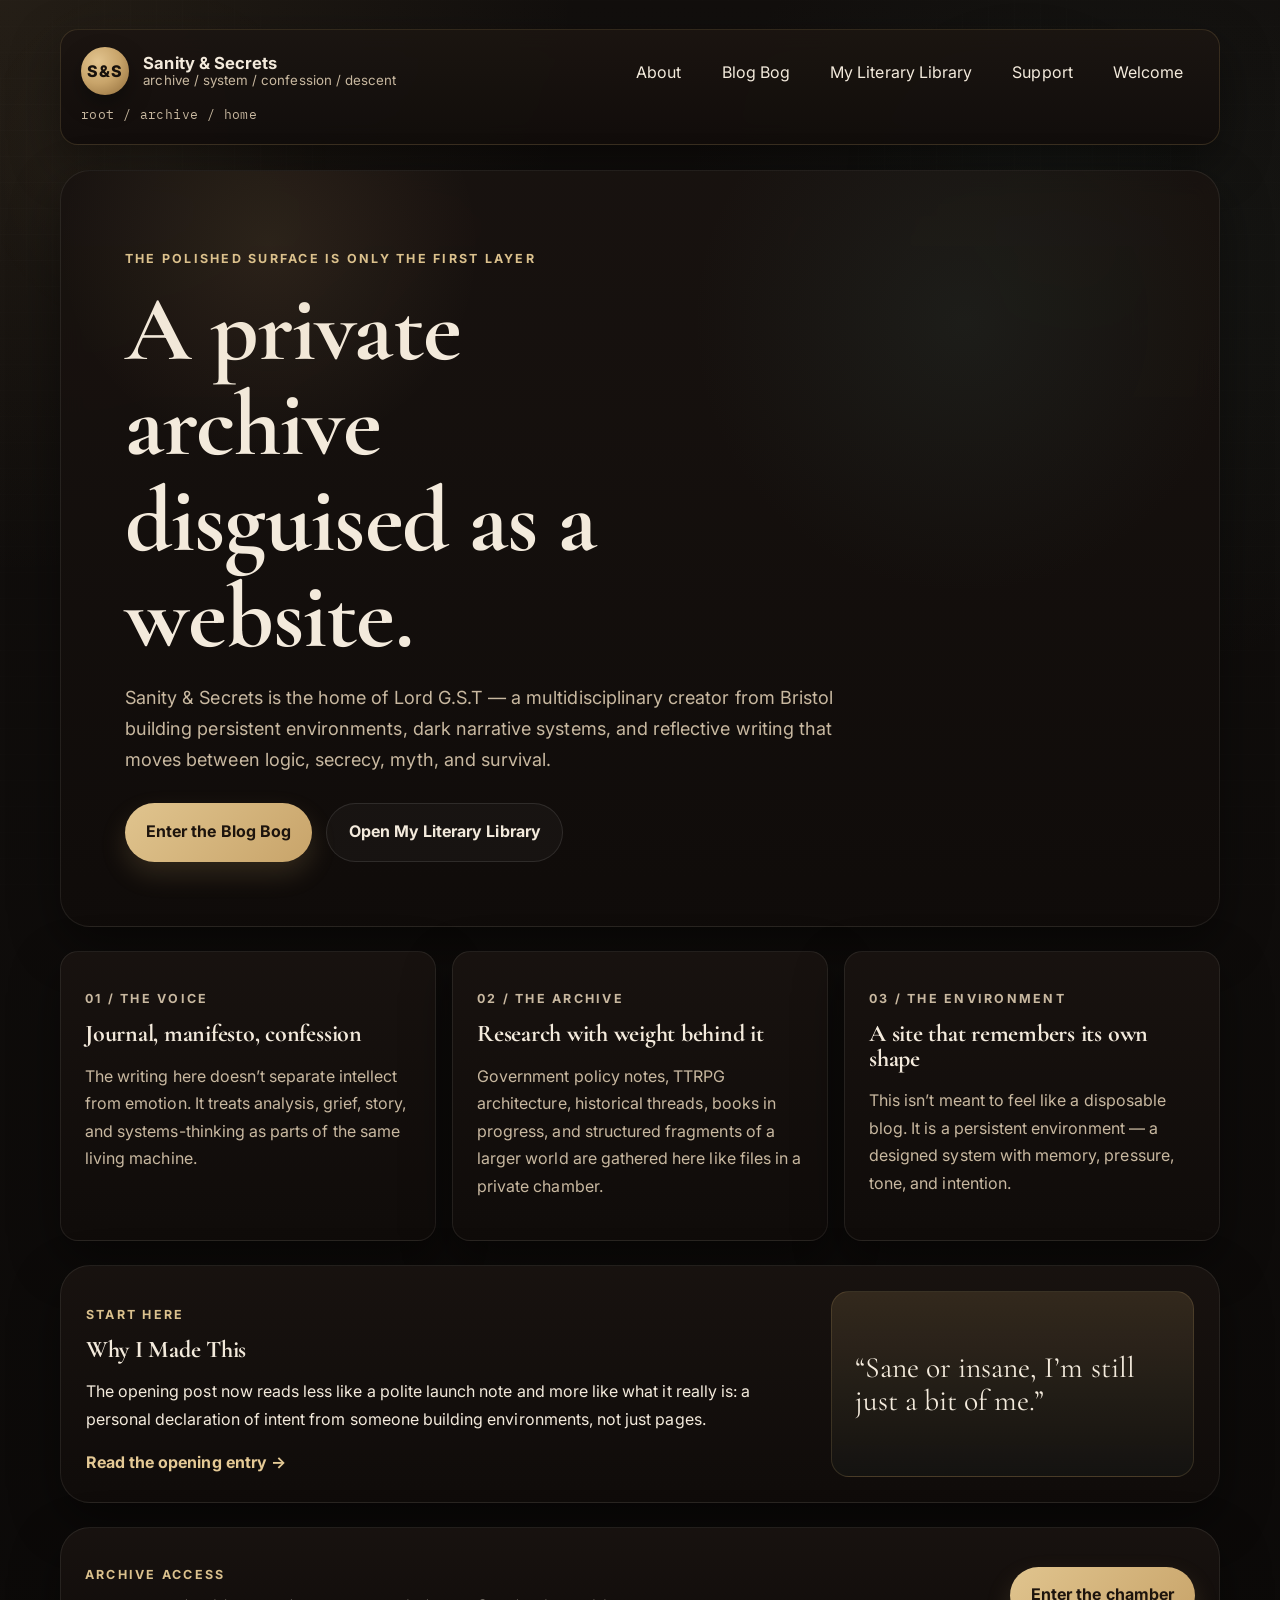
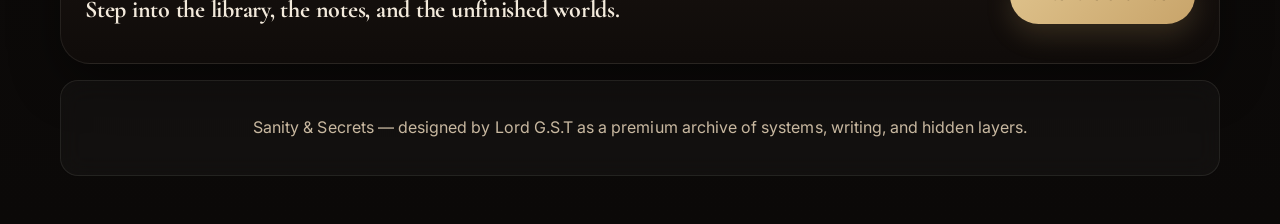
<file: index.html>
<!DOCTYPE html>
<html lang="en">
<head>
  <meta charset="UTF-8" />
  <meta name="viewport" content="width=device-width, initial-scale=1" />
  <title>Sanity & Secrets</title>
  <meta name="description" content="Sanity & Secrets is a premium archive of personal writing, hidden systems, belief, history, and dark narrative architecture." />
  <link rel="preconnect" href="https://fonts.googleapis.com">
  <link rel="preconnect" href="https://fonts.gstatic.com" crossorigin>
  <link href="https://fonts.googleapis.com/css2?family=Inter:wght@400;500;600;700;800&family=Cormorant+Garamond:wght@500;600;700&family=IBM+Plex+Mono:wght@400;500&display=swap" rel="stylesheet">
  <link rel="stylesheet" href="styles.css" />
</head>
<body>
  <div class="site-shell">
    <header class="site-header">
      <div class="brand-stack">
        <a class="brand" href="index.html">
          <span class="brand-mark">S&amp;S</span>
          <span class="brand-text">
            <strong>Sanity &amp; Secrets</strong>
            <small>archive / system / confession / descent</small>
          </span>
        </a>
        <p class="breadcrumbs">root / archive / home</p>
      </div>
      <nav class="site-nav" aria-label="Primary">
        <a href="about.html">About</a>
        <a href="blog.html">Blog Bog</a>
        <a href="library.html">My Literary Library</a>
        <a href="paid_tier.html">Support</a>
        <a href="welcome_email.html">Welcome</a>
      </nav>
    </header>

    <main>
      <section class="hero hero-archive">
        <p class="eyebrow">The polished surface is only the first layer</p>
        <h1>A private archive disguised as a website.</h1>
        <p class="lead">Sanity &amp; Secrets is the home of Lord G.S.T — a multidisciplinary creator from Bristol building persistent environments, dark narrative systems, and reflective writing that moves between logic, secrecy, myth, and survival.</p>
        <div class="hero-actions">
          <a class="button button-primary" href="blog.html">Enter the Blog Bog</a>
          <a class="button button-secondary" href="library.html">Open My Literary Library</a>
        </div>
      </section>

      <section class="archive-intro-grid" aria-label="Site architecture">
        <article class="card">
          <p class="section-label">01 / The voice</p>
          <h2>Journal, manifesto, confession</h2>
          <p>The writing here doesn’t separate intellect from emotion. It treats analysis, grief, story, and systems-thinking as parts of the same living machine.</p>
        </article>
        <article class="card">
          <p class="section-label">02 / The archive</p>
          <h2>Research with weight behind it</h2>
          <p>Government policy notes, TTRPG architecture, historical threads, books in progress, and structured fragments of a larger world are gathered here like files in a private chamber.</p>
        </article>
        <article class="card">
          <p class="section-label">03 / The environment</p>
          <h2>A site that remembers its own shape</h2>
          <p>This isn’t meant to feel like a disposable blog. It is a persistent environment — a designed system with memory, pressure, tone, and intention.</p>
        </article>
      </section>

      <section class="spotlight spotlight-premium">
        <div class="spotlight-copy">
          <p class="section-label">Start here</p>
          <h2>Why I Made This</h2>
          <p>The opening post now reads less like a polite launch note and more like what it really is: a personal declaration of intent from someone building environments, not just pages.</p>
          <a class="text-link" href="posts/first-post.html">Read the opening entry →</a>
        </div>
        <aside class="quote-card quote-card-deep">
          <p>“Sane or insane, I’m still just a bit of me.”</p>
        </aside>
      </section>

      <section class="cta-band cta-band-archive">
        <div>
          <p class="section-label">Archive access</p>
          <h2>Step into the library, the notes, and the unfinished worlds.</h2>
        </div>
        <a class="button button-primary" href="library.html">Enter the chamber</a>
      </section>
    </main>

    <footer class="site-footer">
      <p>Sanity &amp; Secrets — designed by Lord G.S.T as a premium archive of systems, writing, and hidden layers.</p>
    </footer>
  </div>
</body>
</html>
</file>
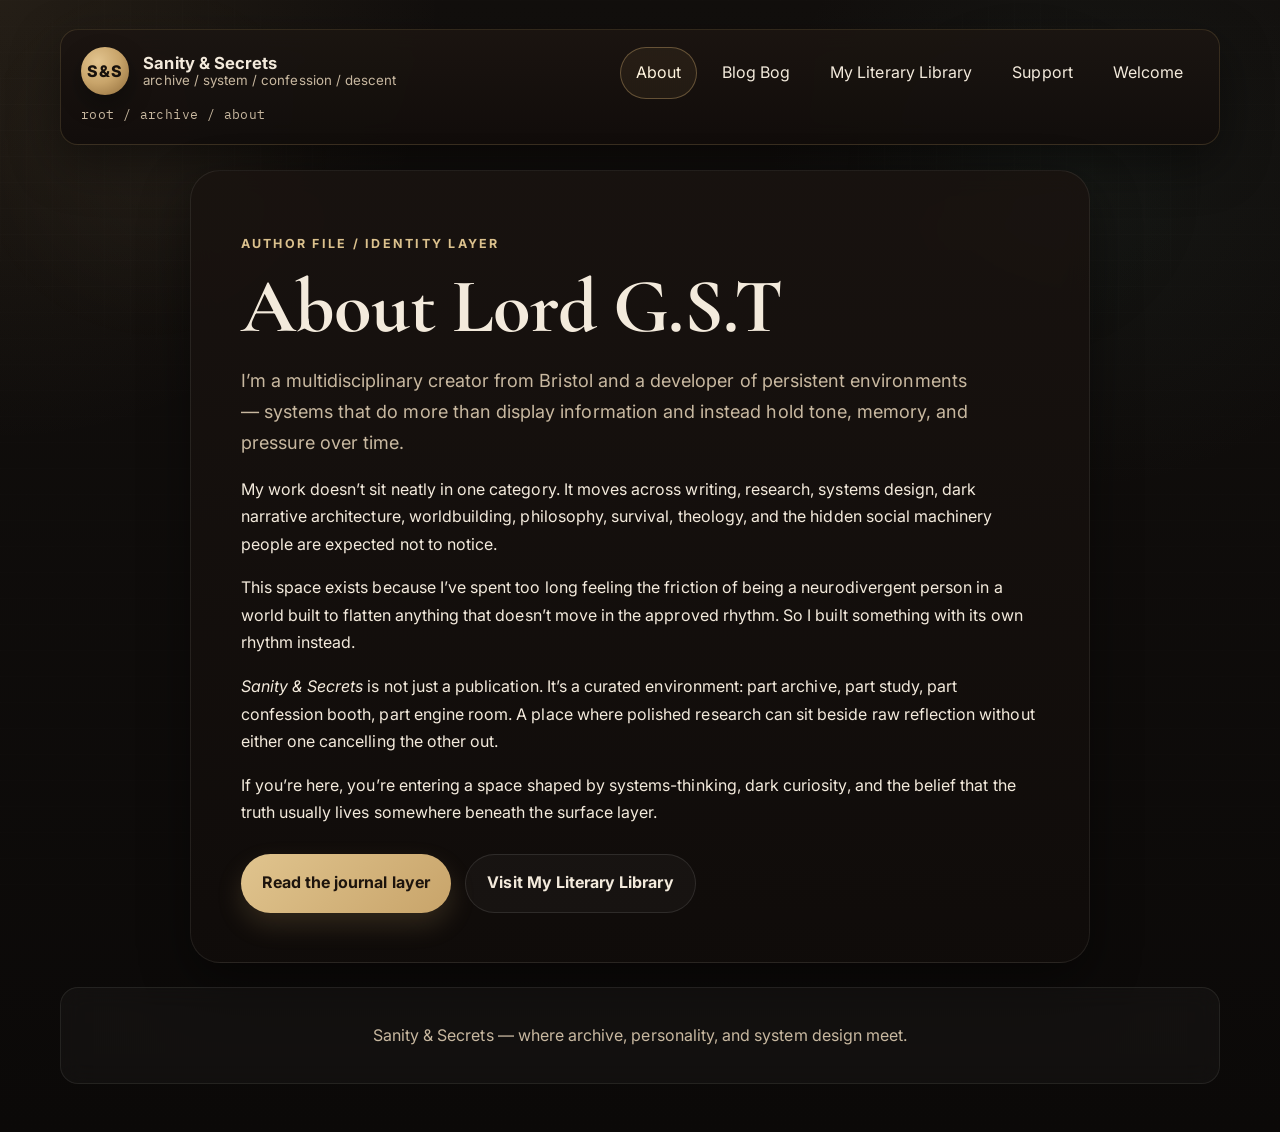
<file: about.html>
<!DOCTYPE html>
<html lang="en">
<head>
  <meta charset="UTF-8" />
  <meta name="viewport" content="width=device-width, initial-scale=1" />
  <title>About | Sanity & Secrets</title>
  <meta name="description" content="About Lord G.S.T and Sanity & Secrets — a premium archive of persistent environments, writing, and hidden systems." />
  <link rel="preconnect" href="https://fonts.googleapis.com">
  <link rel="preconnect" href="https://fonts.gstatic.com" crossorigin>
  <link href="https://fonts.googleapis.com/css2?family=Inter:wght@400;500;600;700;800&family=Cormorant+Garamond:wght@500;600;700&family=IBM+Plex+Mono:wght@400;500&display=swap" rel="stylesheet">
  <link rel="stylesheet" href="styles.css" />
</head>
<body>
  <div class="site-shell">
    <header class="site-header">
      <div class="brand-stack">
        <a class="brand" href="index.html">
          <span class="brand-mark">S&amp;S</span>
          <span class="brand-text">
            <strong>Sanity &amp; Secrets</strong>
            <small>archive / system / confession / descent</small>
          </span>
        </a>
        <p class="breadcrumbs">root / archive / about</p>
      </div>
      <nav class="site-nav" aria-label="Primary">
        <a href="about.html" aria-current="page">About</a>
        <a href="blog.html">Blog Bog</a>
        <a href="library.html">My Literary Library</a>
        <a href="paid_tier.html">Support</a>
        <a href="welcome_email.html">Welcome</a>
      </nav>
    </header>

    <main class="content-page archive-page">
      <p class="eyebrow">Author file / identity layer</p>
      <h1>About Lord G.S.T</h1>
      <p class="lead">I’m a multidisciplinary creator from Bristol and a developer of persistent environments — systems that do more than display information and instead hold tone, memory, and pressure over time.</p>
      <p>My work doesn’t sit neatly in one category. It moves across writing, research, systems design, dark narrative architecture, worldbuilding, philosophy, survival, theology, and the hidden social machinery people are expected not to notice.</p>
      <p>This space exists because I’ve spent too long feeling the friction of being a neurodivergent person in a world built to flatten anything that doesn’t move in the approved rhythm. So I built something with its own rhythm instead.</p>
      <p><em>Sanity &amp; Secrets</em> is not just a publication. It’s a curated environment: part archive, part study, part confession booth, part engine room. A place where polished research can sit beside raw reflection without either one cancelling the other out.</p>
      <p>If you’re here, you’re entering a space shaped by systems-thinking, dark curiosity, and the belief that the truth usually lives somewhere beneath the surface layer.</p>

      <div class="page-actions">
        <a class="button button-primary" href="blog.html">Read the journal layer</a>
        <a class="button button-secondary" href="library.html">Visit My Literary Library</a>
      </div>
    </main>

    <footer class="site-footer">
      <p>Sanity &amp; Secrets — where archive, personality, and system design meet.</p>
    </footer>
  </div>
</body>
</html>
</file>
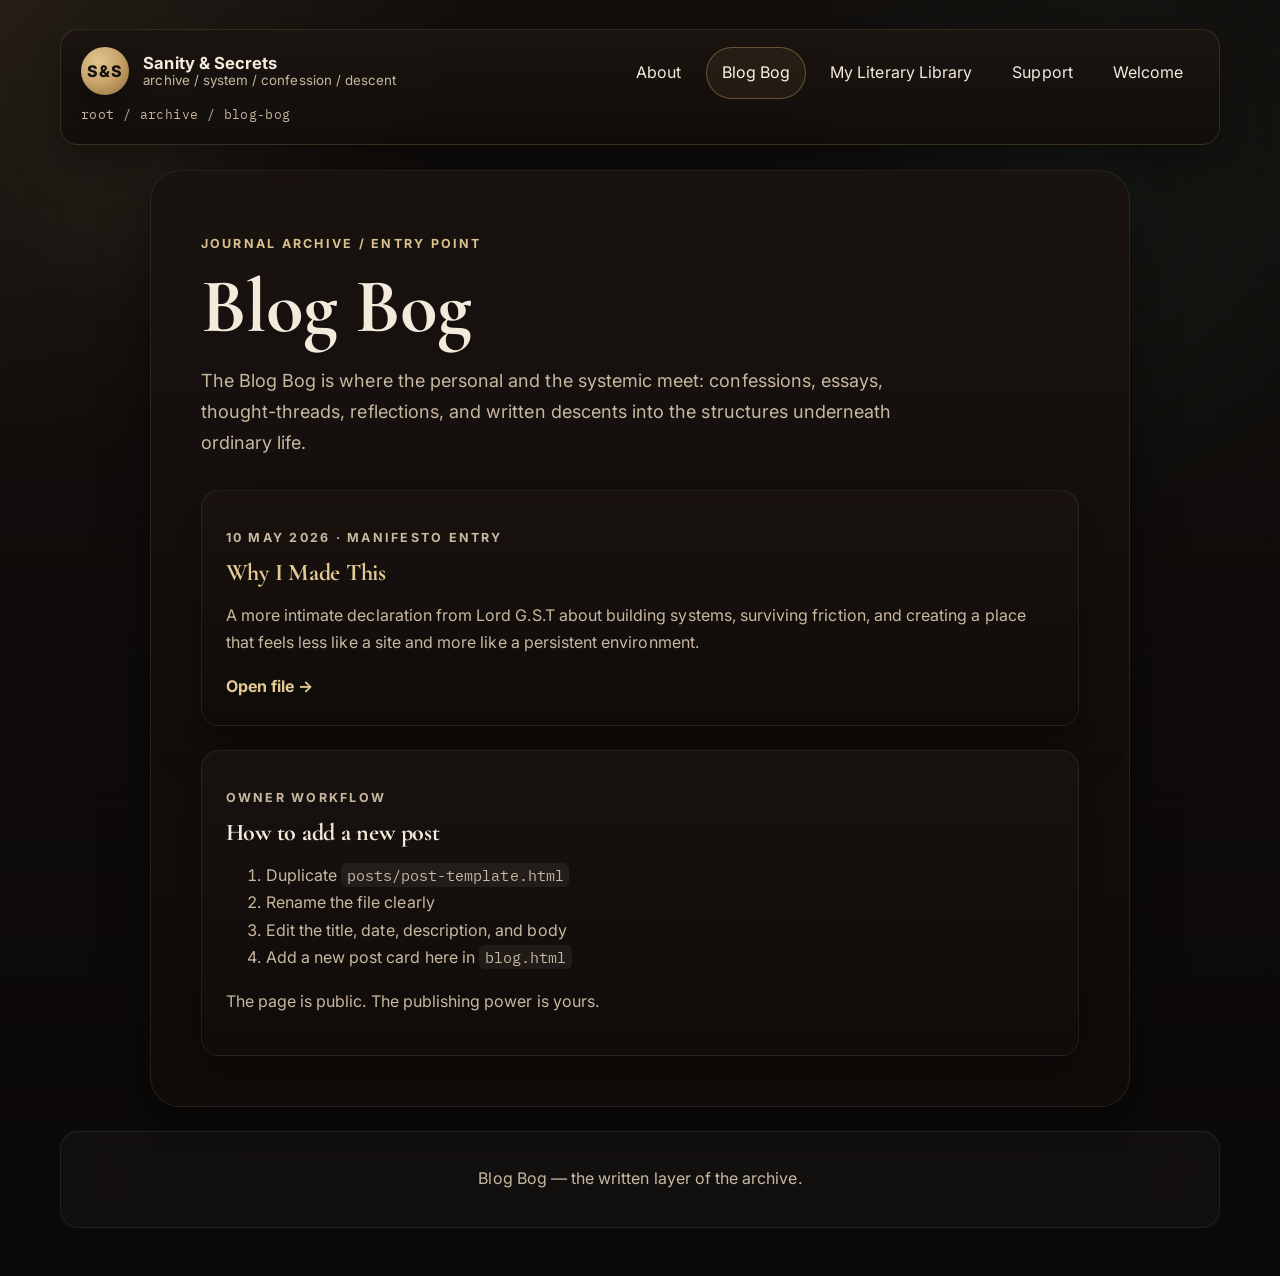
<file: blog.html>
<!DOCTYPE html>
<html lang="en">
<head>
  <meta charset="UTF-8" />
  <meta name="viewport" content="width=device-width, initial-scale=1" />
  <title>Blog Bog | Sanity & Secrets</title>
  <meta name="description" content="Blog Bog is the journal and manifesto archive inside Sanity & Secrets." />
  <link rel="preconnect" href="https://fonts.googleapis.com">
  <link rel="preconnect" href="https://fonts.gstatic.com" crossorigin>
  <link href="https://fonts.googleapis.com/css2?family=Inter:wght@400;500;600;700;800&family=Cormorant+Garamond:wght@500;600;700&family=IBM+Plex+Mono:wght@400;500&display=swap" rel="stylesheet">
  <link rel="stylesheet" href="styles.css" />
</head>
<body>
  <div class="site-shell">
    <header class="site-header">
      <div class="brand-stack">
        <a class="brand" href="index.html">
          <span class="brand-mark">S&amp;S</span>
          <span class="brand-text">
            <strong>Sanity &amp; Secrets</strong>
            <small>archive / system / confession / descent</small>
          </span>
        </a>
        <p class="breadcrumbs">root / archive / blog-bog</p>
      </div>
      <nav class="site-nav" aria-label="Primary">
        <a href="about.html">About</a>
        <a href="blog.html" aria-current="page">Blog Bog</a>
        <a href="library.html">My Literary Library</a>
        <a href="paid_tier.html">Support</a>
        <a href="welcome_email.html">Welcome</a>
      </nav>
    </header>

    <main class="content-page blog-index-page archive-page">
      <p class="eyebrow">Journal archive / entry point</p>
      <h1>Blog Bog</h1>
      <p class="lead">The Blog Bog is where the personal and the systemic meet: confessions, essays, thought-threads, reflections, and written descents into the structures underneath ordinary life.</p>

      <section class="post-list" aria-label="Posts">
        <article class="post-card">
          <p class="post-meta">10 May 2026 · Manifesto entry</p>
          <h2><a href="posts/first-post.html">Why I Made This</a></h2>
          <p>A more intimate declaration from Lord G.S.T about building systems, surviving friction, and creating a place that feels less like a site and more like a persistent environment.</p>
          <a class="text-link" href="posts/first-post.html">Open file →</a>
        </article>
      </section>

      <section class="owner-note locked-note">
        <p class="section-label">Owner workflow</p>
        <h2>How to add a new post</h2>
        <ol>
          <li>Duplicate <code>posts/post-template.html</code></li>
          <li>Rename the file clearly</li>
          <li>Edit the title, date, description, and body</li>
          <li>Add a new post card here in <code>blog.html</code></li>
        </ol>
        <p>The page is public. The publishing power is yours.</p>
      </section>
    </main>

    <footer class="site-footer">
      <p>Blog Bog — the written layer of the archive.</p>
    </footer>
  </div>
</body>
</html>
</file>
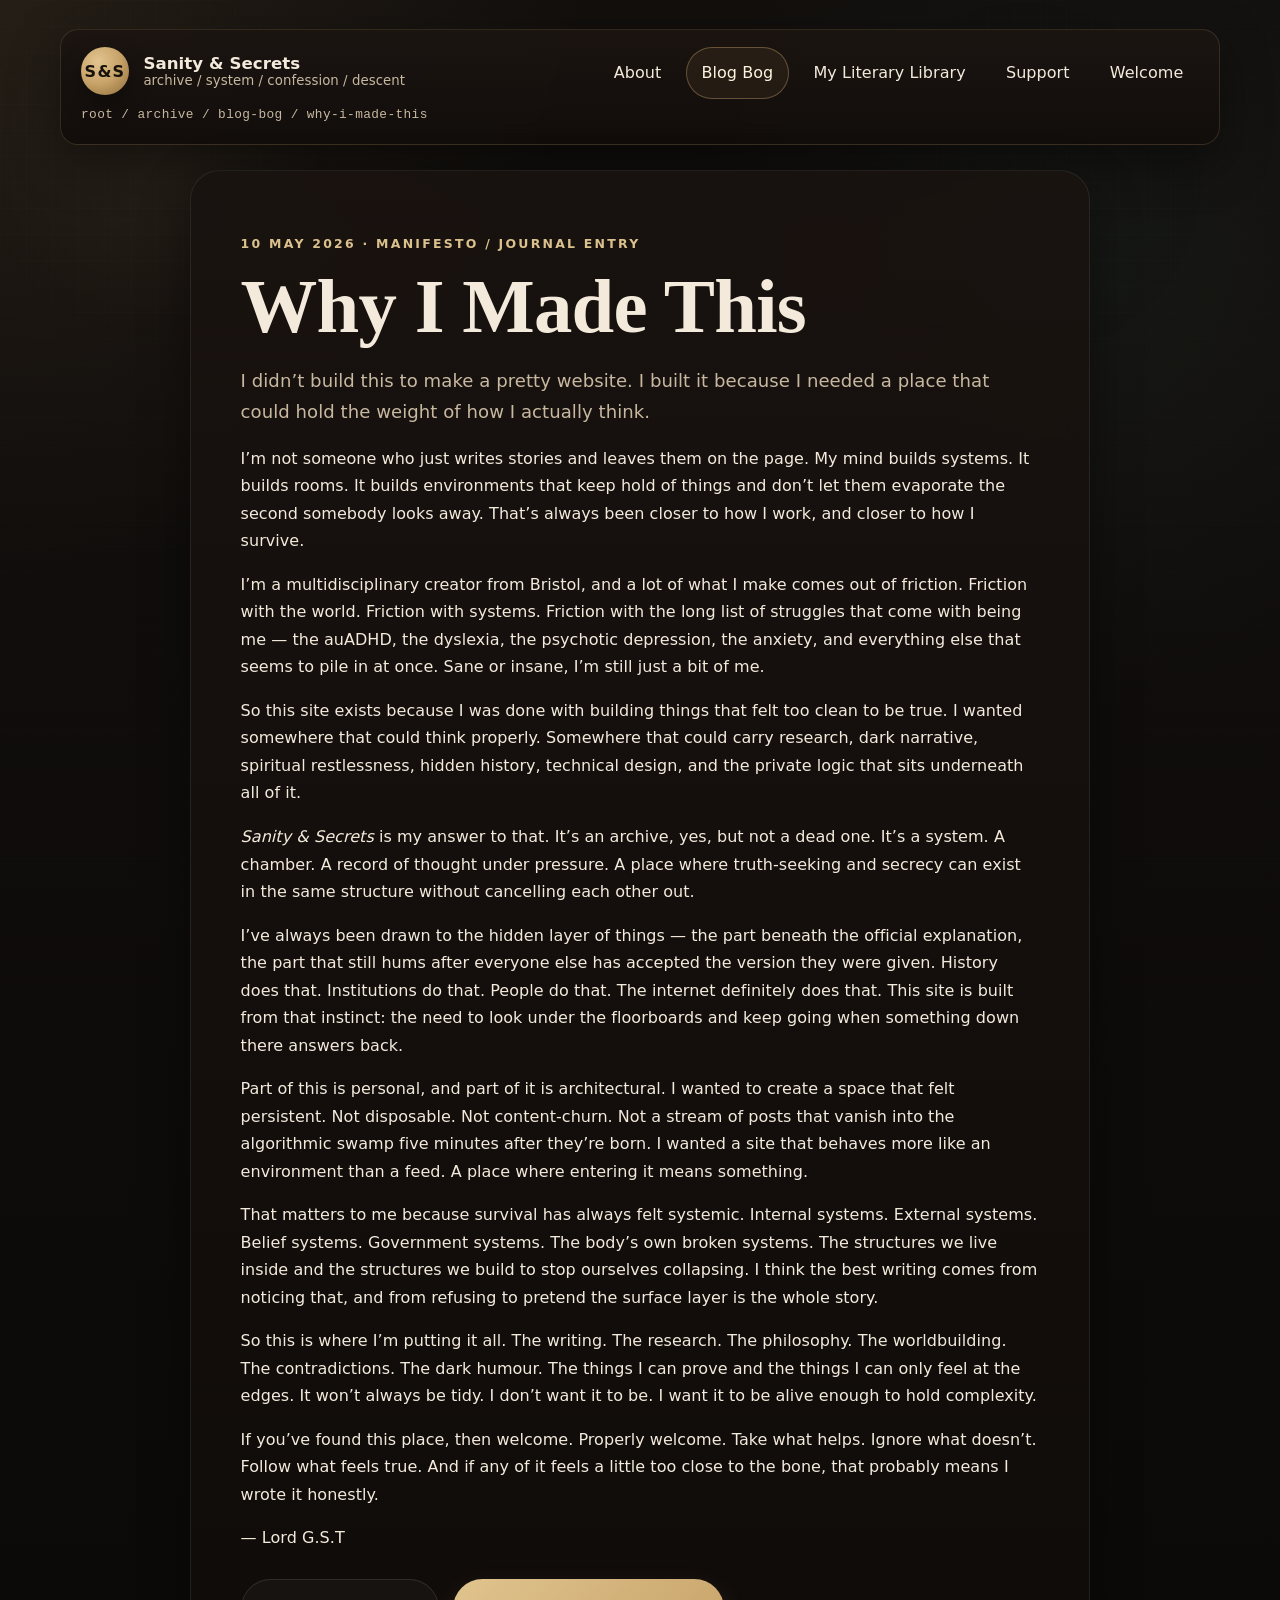
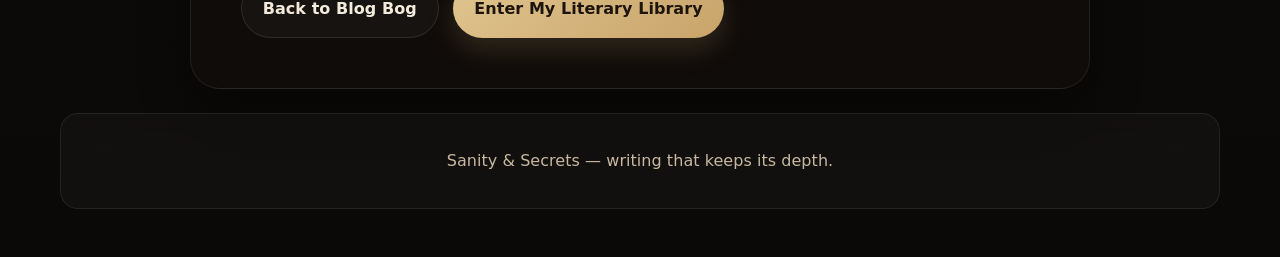
<file: first_post.html>
<!DOCTYPE html>
<html lang="en">
<head>
  <meta charset="UTF-8" />
  <meta http-equiv="refresh" content="0; url=posts/first-post.html" />
  <title>Redirecting to Why I Made This</title>
  <meta name="viewport" content="width=device-width, initial-scale=1" />
  <meta name="robots" content="noindex" />
  <link rel="canonical" href="posts/first-post.html" />
</head>
<body>
  <p>Redirecting to <a href="posts/first-post.html">posts/first-post.html</a>…</p>
</body>
</html>
</file>
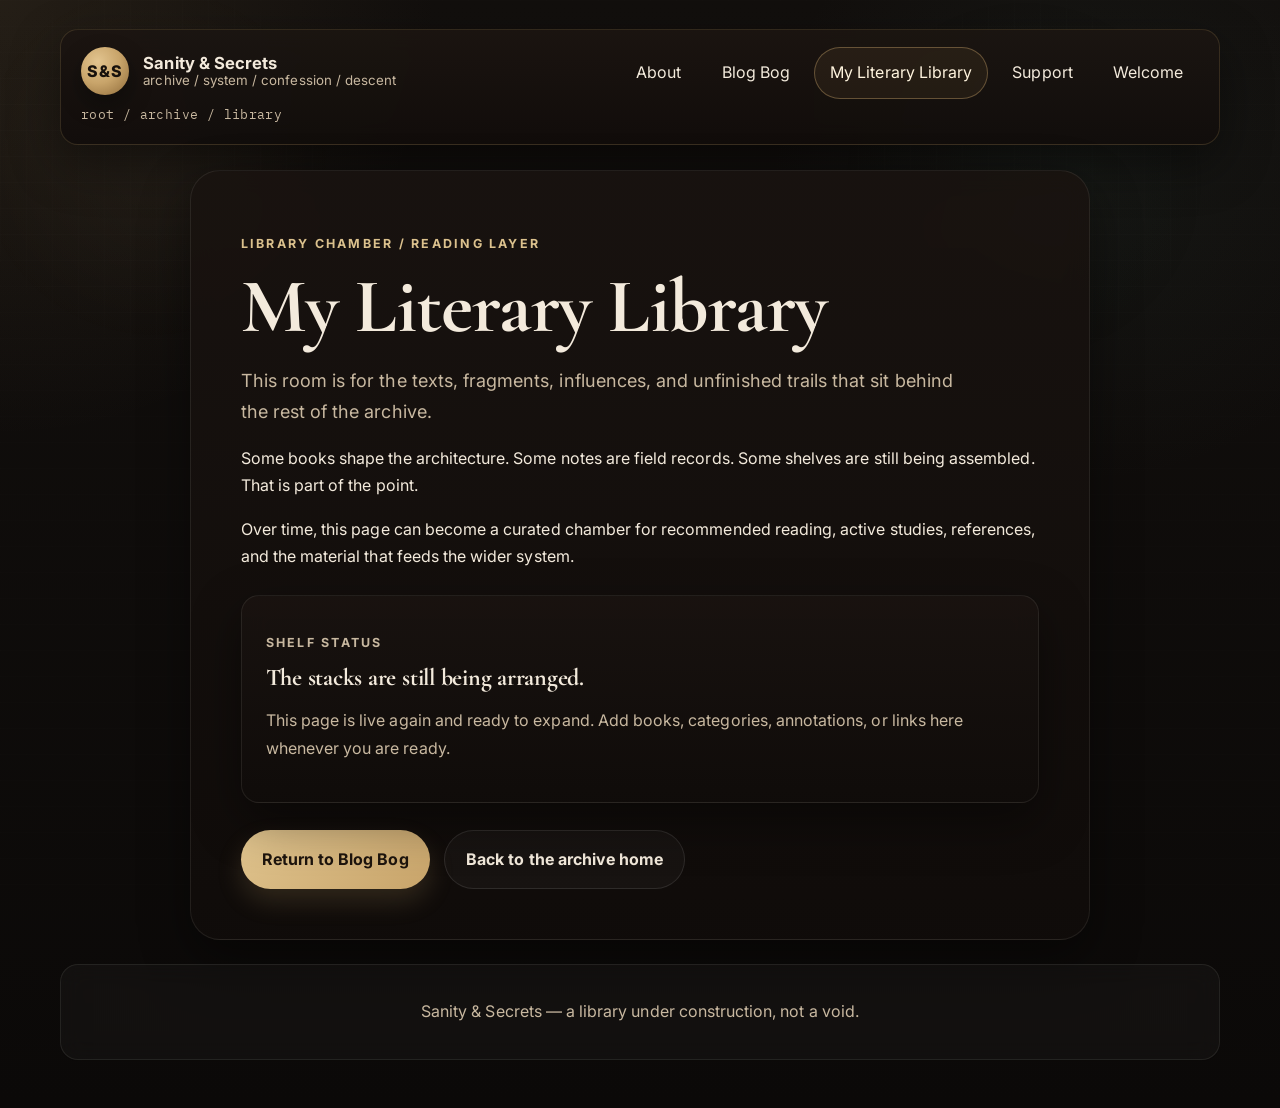
<file: library.html>
<!DOCTYPE html>
<html lang="en">
<head>
  <meta charset="UTF-8" />
  <meta name="viewport" content="width=device-width, initial-scale=1" />
  <title>My Literary Library | Sanity & Secrets</title>
  <meta name="description" content="A chamber of books, notes, influences, and reading trails inside Sanity & Secrets." />
  <link rel="preconnect" href="https://fonts.googleapis.com">
  <link rel="preconnect" href="https://fonts.gstatic.com" crossorigin>
  <link href="https://fonts.googleapis.com/css2?family=Inter:wght@400;500;600;700;800&family=Cormorant+Garamond:wght@500;600;700&family=IBM+Plex+Mono:wght@400;500&display=swap" rel="stylesheet">
  <link rel="stylesheet" href="styles.css" />
</head>
<body>
  <div class="site-shell">
    <header class="site-header">
      <div class="brand-stack">
        <a class="brand" href="index.html">
          <span class="brand-mark">S&amp;S</span>
          <span class="brand-text">
            <strong>Sanity &amp; Secrets</strong>
            <small>archive / system / confession / descent</small>
          </span>
        </a>
        <p class="breadcrumbs">root / archive / library</p>
      </div>
      <nav class="site-nav" aria-label="Primary">
        <a href="about.html">About</a>
        <a href="blog.html">Blog Bog</a>
        <a href="library.html" aria-current="page">My Literary Library</a>
        <a href="paid_tier.html">Support</a>
        <a href="welcome_email.html">Welcome</a>
      </nav>
    </header>

    <main class="content-page archive-page">
      <p class="eyebrow">Library chamber / reading layer</p>
      <h1>My Literary Library</h1>
      <p class="lead">This room is for the texts, fragments, influences, and unfinished trails that sit behind the rest of the archive.</p>
      <p>Some books shape the architecture. Some notes are field records. Some shelves are still being assembled. That is part of the point.</p>
      <p>Over time, this page can become a curated chamber for recommended reading, active studies, references, and the material that feeds the wider system.</p>

      <section class="owner-note locked-note">
        <p class="section-label">Shelf status</p>
        <h2>The stacks are still being arranged.</h2>
        <p>This page is live again and ready to expand. Add books, categories, annotations, or links here whenever you are ready.</p>
      </section>

      <div class="page-actions">
        <a class="button button-primary" href="blog.html">Return to Blog Bog</a>
        <a class="button button-secondary" href="index.html">Back to the archive home</a>
      </div>
    </main>

    <footer class="site-footer">
      <p>Sanity &amp; Secrets — a library under construction, not a void.</p>
    </footer>
  </div>
</body>
</html>
</file>
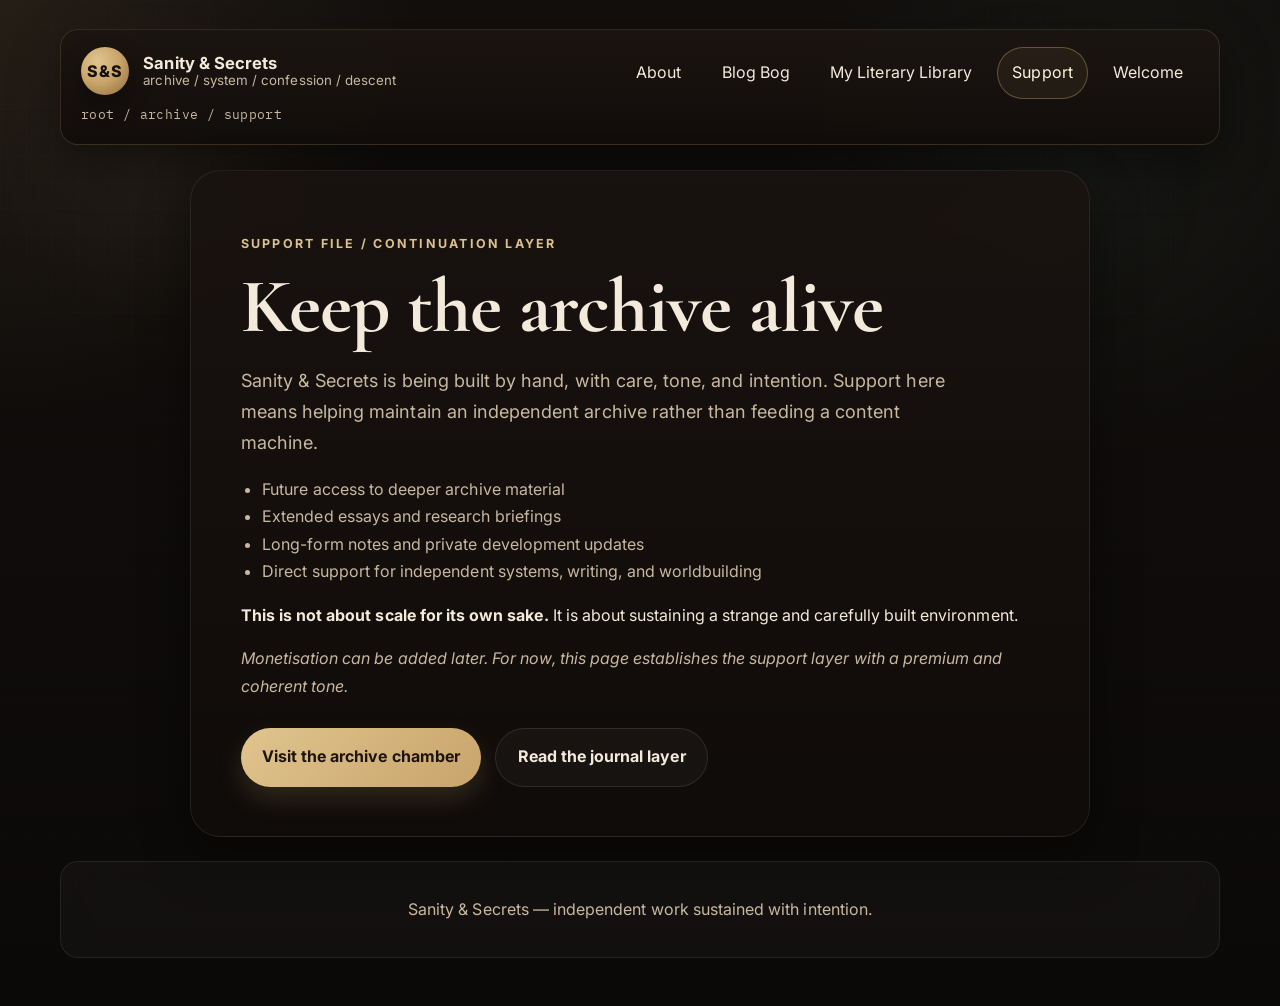
<file: paid_tier.html>
<!DOCTYPE html>
<html lang="en">
<head>
  <meta charset="UTF-8" />
  <meta name="viewport" content="width=device-width, initial-scale=1" />
  <title>Support the Work | Sanity & Secrets</title>
  <meta name="description" content="Support Sanity & Secrets and help keep the archive alive." />
  <link rel="preconnect" href="https://fonts.googleapis.com">
  <link rel="preconnect" href="https://fonts.gstatic.com" crossorigin>
  <link href="https://fonts.googleapis.com/css2?family=Inter:wght@400;500;600;700;800&family=Cormorant+Garamond:wght@500;600;700&family=IBM+Plex+Mono:wght@400;500&display=swap" rel="stylesheet">
  <link rel="stylesheet" href="styles.css" />
</head>
<body>
  <div class="site-shell">
    <header class="site-header">
      <div class="brand-stack">
        <a class="brand" href="index.html">
          <span class="brand-mark">S&amp;S</span>
          <span class="brand-text">
            <strong>Sanity &amp; Secrets</strong>
            <small>archive / system / confession / descent</small>
          </span>
        </a>
        <p class="breadcrumbs">root / archive / support</p>
      </div>
      <nav class="site-nav" aria-label="Primary">
        <a href="about.html">About</a>
        <a href="blog.html">Blog Bog</a>
        <a href="library.html">My Literary Library</a>
        <a href="paid_tier.html" aria-current="page">Support</a>
        <a href="welcome_email.html">Welcome</a>
      </nav>
    </header>

    <main class="content-page archive-page">
      <p class="eyebrow">Support file / continuation layer</p>
      <h1>Keep the archive alive</h1>
      <p class="lead">Sanity &amp; Secrets is being built by hand, with care, tone, and intention. Support here means helping maintain an independent archive rather than feeding a content machine.</p>

      <ul class="benefits-list">
        <li>Future access to deeper archive material</li>
        <li>Extended essays and research briefings</li>
        <li>Long-form notes and private development updates</li>
        <li>Direct support for independent systems, writing, and worldbuilding</li>
      </ul>

      <p><strong>This is not about scale for its own sake.</strong> It is about sustaining a strange and carefully built environment.</p>
      <p class="support-note">Monetisation can be added later. For now, this page establishes the support layer with a premium and coherent tone.</p>

      <div class="page-actions">
        <a class="button button-primary" href="library.html">Visit the archive chamber</a>
        <a class="button button-secondary" href="blog.html">Read the journal layer</a>
      </div>
    </main>

    <footer class="site-footer">
      <p>Sanity &amp; Secrets — independent work sustained with intention.</p>
    </footer>
  </div>
</body>
</html>
</file>
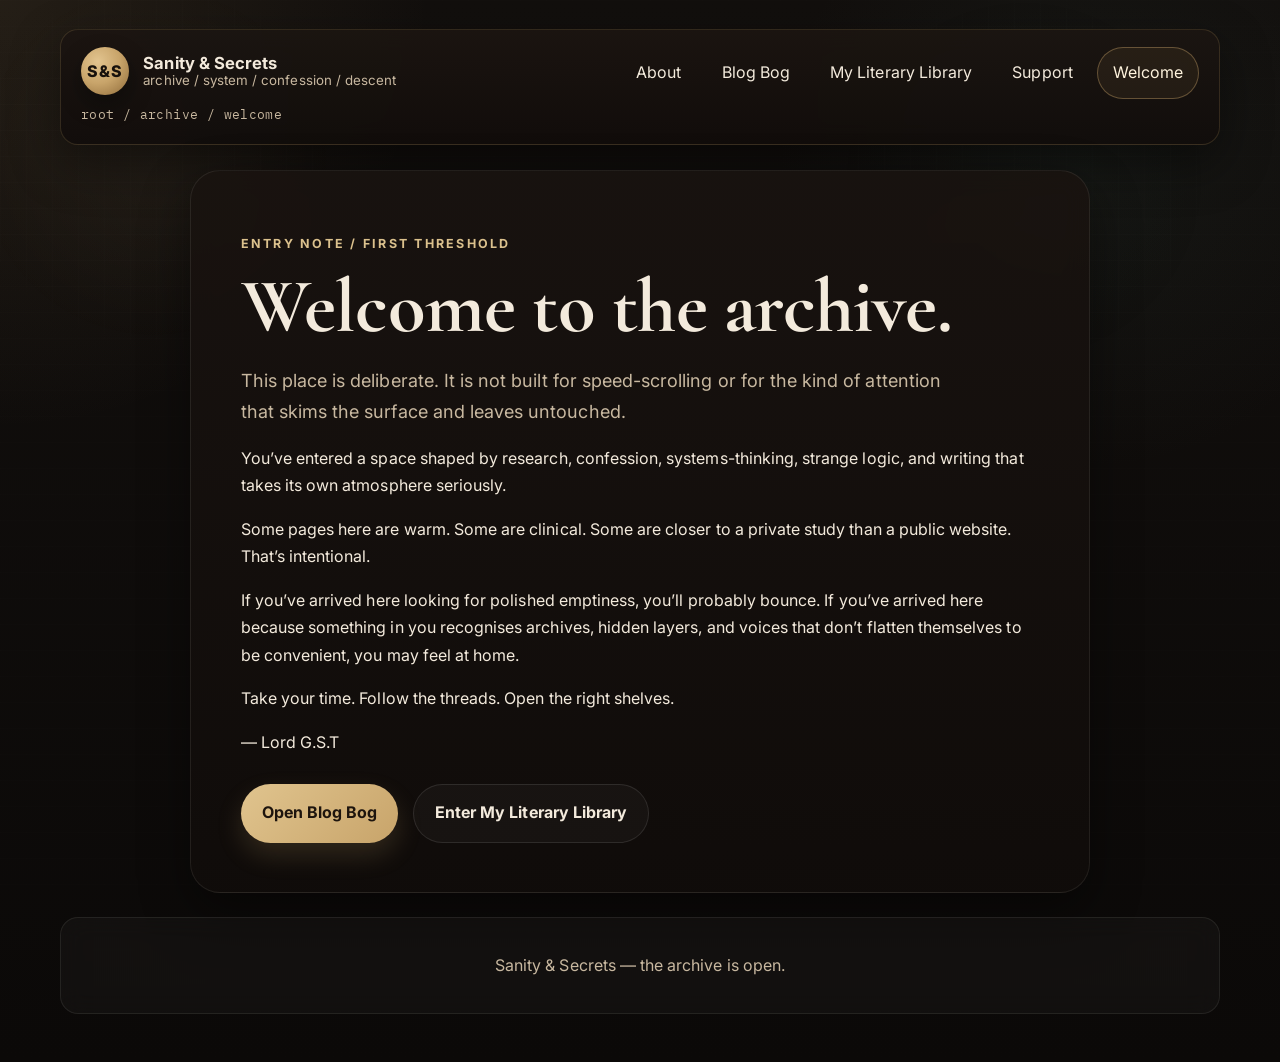
<file: welcome_email.html>
<!DOCTYPE html>
<html lang="en">
<head>
  <meta charset="UTF-8" />
  <meta name="viewport" content="width=device-width, initial-scale=1" />
  <title>Welcome Message | Sanity & Secrets</title>
  <meta name="description" content="A welcome note for readers entering Sanity & Secrets." />
  <link rel="preconnect" href="https://fonts.googleapis.com">
  <link rel="preconnect" href="https://fonts.gstatic.com" crossorigin>
  <link href="https://fonts.googleapis.com/css2?family=Inter:wght@400;500;600;700;800&family=Cormorant+Garamond:wght@500;600;700&family=IBM+Plex+Mono:wght@400;500&display=swap" rel="stylesheet">
  <link rel="stylesheet" href="styles.css" />
</head>
<body>
  <div class="site-shell">
    <header class="site-header">
      <div class="brand-stack">
        <a class="brand" href="index.html">
          <span class="brand-mark">S&amp;S</span>
          <span class="brand-text">
            <strong>Sanity &amp; Secrets</strong>
            <small>archive / system / confession / descent</small>
          </span>
        </a>
        <p class="breadcrumbs">root / archive / welcome</p>
      </div>
      <nav class="site-nav" aria-label="Primary">
        <a href="about.html">About</a>
        <a href="blog.html">Blog Bog</a>
        <a href="library.html">My Literary Library</a>
        <a href="paid_tier.html">Support</a>
        <a href="welcome_email.html" aria-current="page">Welcome</a>
      </nav>
    </header>

    <main class="content-page archive-page">
      <p class="eyebrow">Entry note / first threshold</p>
      <h1>Welcome to the archive.</h1>
      <p class="lead">This place is deliberate. It is not built for speed-scrolling or for the kind of attention that skims the surface and leaves untouched.</p>
      <p>You’ve entered a space shaped by research, confession, systems-thinking, strange logic, and writing that takes its own atmosphere seriously.</p>
      <p>Some pages here are warm. Some are clinical. Some are closer to a private study than a public website. That’s intentional.</p>
      <p>If you’ve arrived here looking for polished emptiness, you’ll probably bounce. If you’ve arrived here because something in you recognises archives, hidden layers, and voices that don’t flatten themselves to be convenient, you may feel at home.</p>
      <p>Take your time. Follow the threads. Open the right shelves.</p>
      <p>— Lord G.S.T</p>

      <div class="page-actions">
        <a class="button button-primary" href="blog.html">Open Blog Bog</a>
        <a class="button button-secondary" href="library.html">Enter My Literary Library</a>
      </div>
    </main>

    <footer class="site-footer">
      <p>Sanity &amp; Secrets — the archive is open.</p>
    </footer>
  </div>
</body>
</html>
</file>
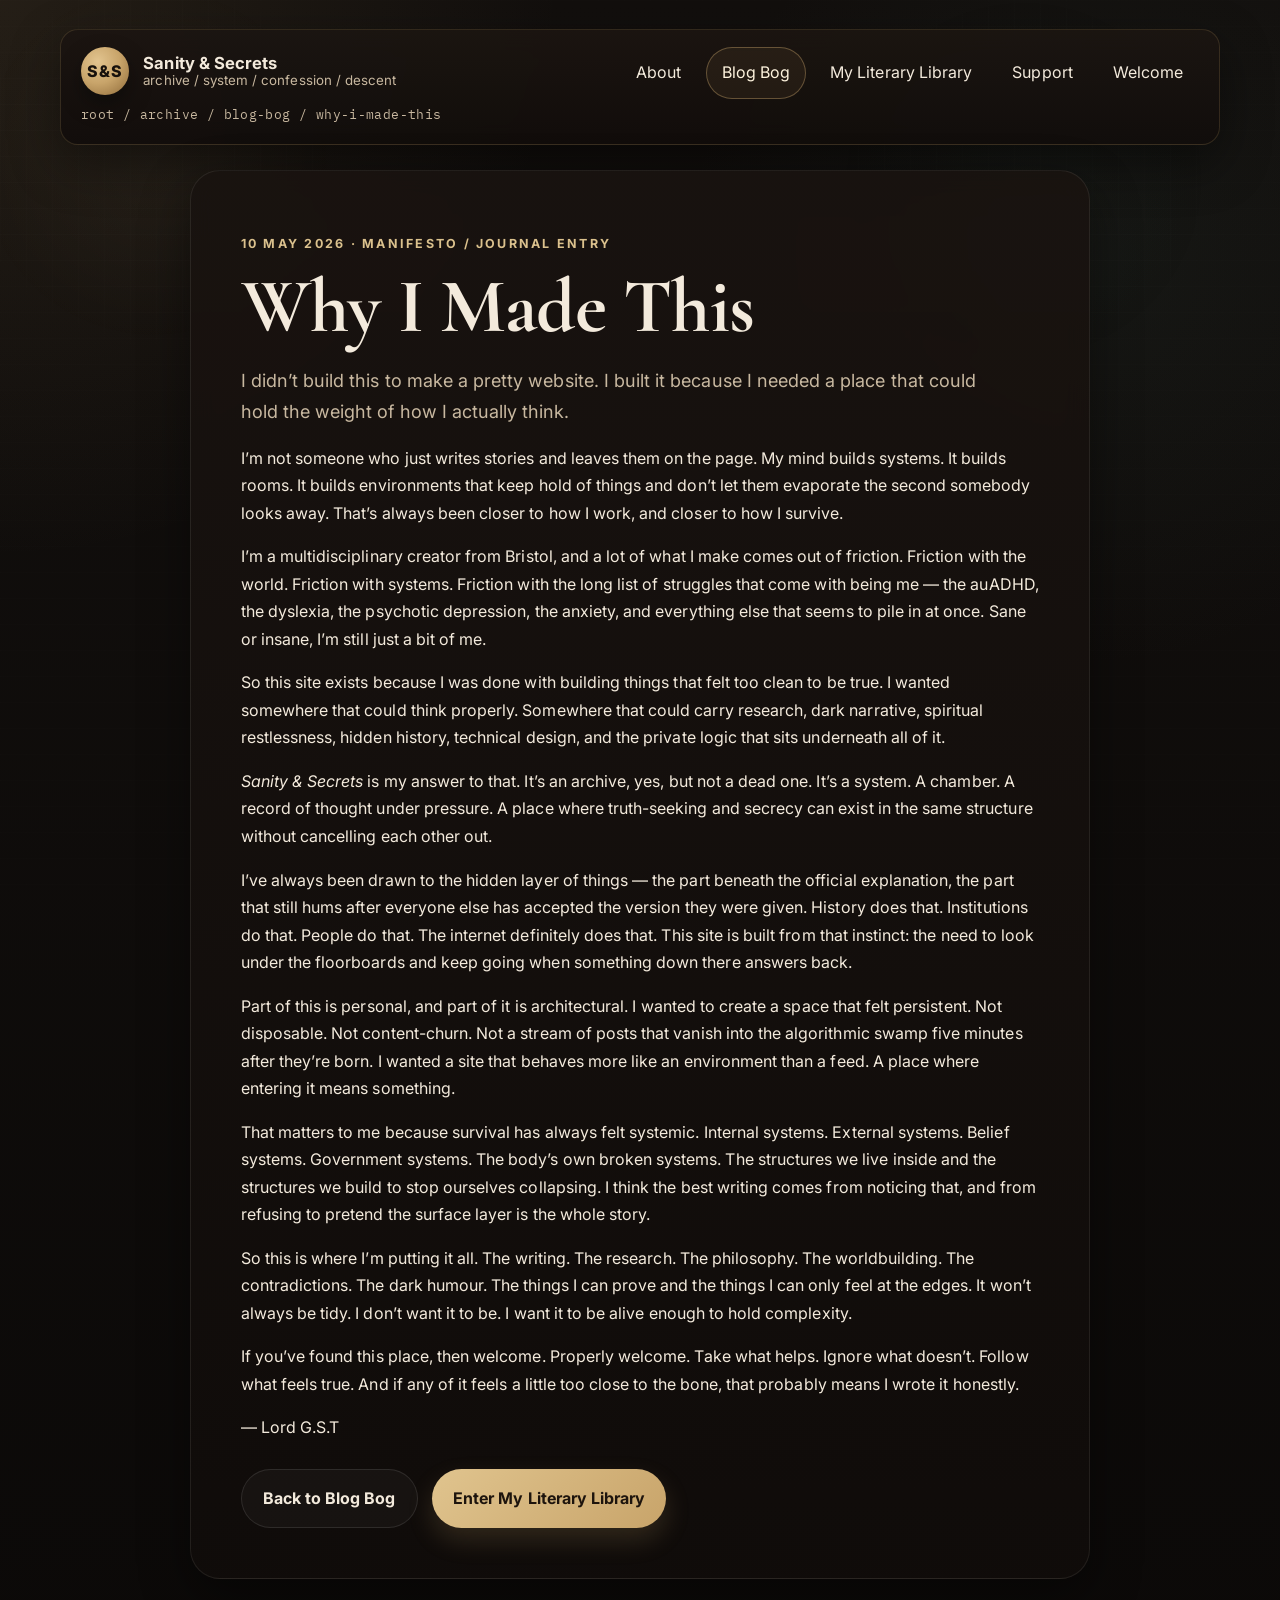
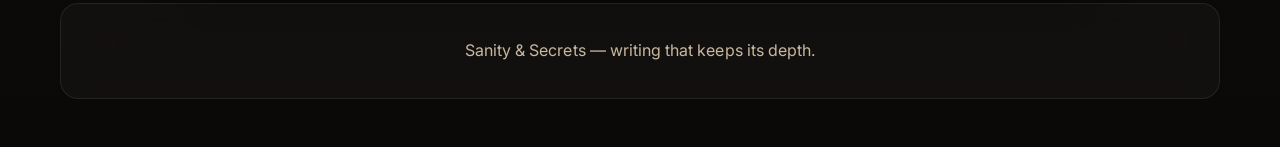
<file: posts/first-post.html>
<!DOCTYPE html>
<html lang="en">
<head>
  <meta charset="UTF-8" />
  <meta name="viewport" content="width=device-width, initial-scale=1" />
  <title>Why I Made This | Sanity & Secrets</title>
  <meta name="description" content="A personal manifesto-journal entry from Lord G.S.T about building Sanity & Secrets." />
  <link rel="preconnect" href="https://fonts.googleapis.com">
  <link rel="preconnect" href="https://fonts.gstatic.com" crossorigin>
  <link href="https://fonts.googleapis.com/css2?family=Inter:wght@400;500;600;700;800&family=Cormorant+Garamond:wght@500;600;700&family=IBM+Plex+Mono:wght@400;500&display=swap" rel="stylesheet">
  <link rel="stylesheet" href="../styles.css" />
</head>
<body>
  <div class="site-shell">
    <header class="site-header">
      <div class="brand-stack">
        <a class="brand" href="../index.html">
          <span class="brand-mark">S&amp;S</span>
          <span class="brand-text">
            <strong>Sanity &amp; Secrets</strong>
            <small>archive / system / confession / descent</small>
          </span>
        </a>
        <p class="breadcrumbs">root / archive / blog-bog / why-i-made-this</p>
      </div>
      <nav class="site-nav" aria-label="Primary">
        <a href="../about.html">About</a>
        <a href="../blog.html" aria-current="page">Blog Bog</a>
        <a href="../library.html">My Literary Library</a>
        <a href="../paid_tier.html">Support</a>
        <a href="../welcome_email.html">Welcome</a>
      </nav>
    </header>

    <main class="content-page post-page archive-page">
      <p class="eyebrow">10 May 2026 · Manifesto / journal entry</p>
      <h1>Why I Made This</h1>
      <p class="lead">I didn’t build this to make a pretty website. I built it because I needed a place that could hold the weight of how I actually think.</p>

      <p>I’m not someone who just writes stories and leaves them on the page. My mind builds systems. It builds rooms. It builds environments that keep hold of things and don’t let them evaporate the second somebody looks away. That’s always been closer to how I work, and closer to how I survive.</p>
      <p>I’m a multidisciplinary creator from Bristol, and a lot of what I make comes out of friction. Friction with the world. Friction with systems. Friction with the long list of struggles that come with being me — the auADHD, the dyslexia, the psychotic depression, the anxiety, and everything else that seems to pile in at once. Sane or insane, I’m still just a bit of me.</p>
      <p>So this site exists because I was done with building things that felt too clean to be true. I wanted somewhere that could think properly. Somewhere that could carry research, dark narrative, spiritual restlessness, hidden history, technical design, and the private logic that sits underneath all of it.</p>
      <p><em>Sanity &amp; Secrets</em> is my answer to that. It’s an archive, yes, but not a dead one. It’s a system. A chamber. A record of thought under pressure. A place where truth-seeking and secrecy can exist in the same structure without cancelling each other out.</p>
      <p>I’ve always been drawn to the hidden layer of things — the part beneath the official explanation, the part that still hums after everyone else has accepted the version they were given. History does that. Institutions do that. People do that. The internet definitely does that. This site is built from that instinct: the need to look under the floorboards and keep going when something down there answers back.</p>
      <p>Part of this is personal, and part of it is architectural. I wanted to create a space that felt persistent. Not disposable. Not content-churn. Not a stream of posts that vanish into the algorithmic swamp five minutes after they’re born. I wanted a site that behaves more like an environment than a feed. A place where entering it means something.</p>
      <p>That matters to me because survival has always felt systemic. Internal systems. External systems. Belief systems. Government systems. The body’s own broken systems. The structures we live inside and the structures we build to stop ourselves collapsing. I think the best writing comes from noticing that, and from refusing to pretend the surface layer is the whole story.</p>
      <p>So this is where I’m putting it all. The writing. The research. The philosophy. The worldbuilding. The contradictions. The dark humour. The things I can prove and the things I can only feel at the edges. It won’t always be tidy. I don’t want it to be. I want it to be alive enough to hold complexity.</p>
      <p>If you’ve found this place, then welcome. Properly welcome. Take what helps. Ignore what doesn’t. Follow what feels true. And if any of it feels a little too close to the bone, that probably means I wrote it honestly.</p>
      <p>— Lord G.S.T</p>

      <div class="page-actions">
        <a class="button button-secondary" href="../blog.html">Back to Blog Bog</a>
        <a class="button button-primary" href="../library.html">Enter My Literary Library</a>
      </div>
    </main>

    <footer class="site-footer">
      <p>Sanity &amp; Secrets — writing that keeps its depth.</p>
    </footer>
  </div>
</body>
</html>
</file>
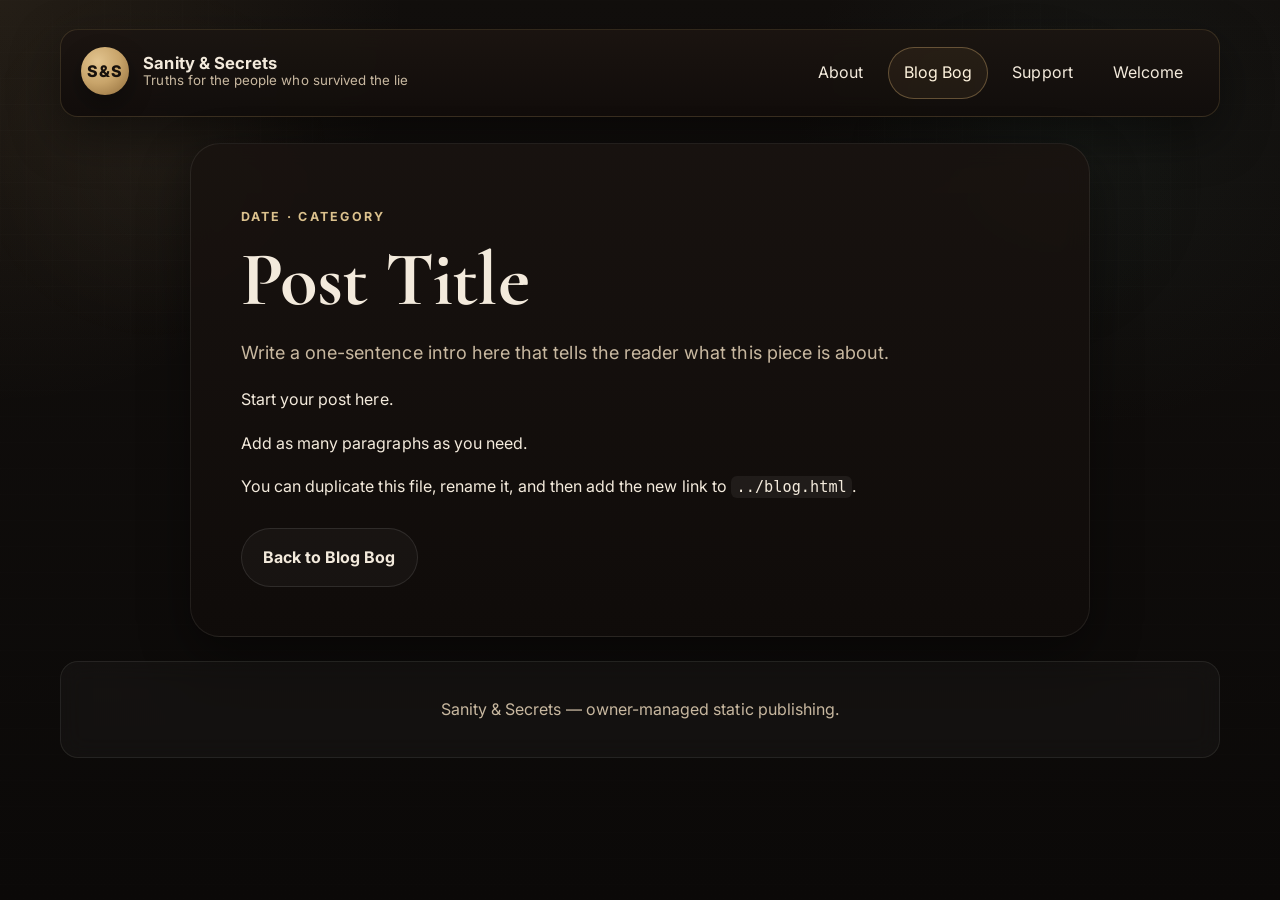
<file: posts/post-template.html>
<!DOCTYPE html>
<html lang="en">
<head>
  <meta charset="UTF-8" />
  <meta name="viewport" content="width=device-width, initial-scale=1" />
  <title>Post Title | Sanity & Secrets</title>
  <meta name="description" content="Short description of the post." />
  <link rel="preconnect" href="https://fonts.googleapis.com">
  <link rel="preconnect" href="https://fonts.gstatic.com" crossorigin>
  <link href="https://fonts.googleapis.com/css2?family=Inter:wght@400;500;600;700;800&family=Cormorant+Garamond:wght@500;600;700&display=swap" rel="stylesheet">
  <link rel="stylesheet" href="../styles.css" />
</head>
<body>
  <div class="site-shell">
    <header class="site-header">
      <a class="brand" href="../index.html">
        <span class="brand-mark">S&amp;S</span>
        <span class="brand-text">
          <strong>Sanity &amp; Secrets</strong>
          <small>Truths for the people who survived the lie</small>
        </span>
      </a>
      <nav class="site-nav" aria-label="Primary">
        <a href="../about.html">About</a>
        <a href="../blog.html" aria-current="page">Blog Bog</a>
        <a href="../paid_tier.html">Support</a>
        <a href="../welcome_email.html">Welcome</a>
      </nav>
    </header>

    <main class="content-page post-page">
      <p class="eyebrow">DATE · CATEGORY</p>
      <h1>Post Title</h1>
      <p class="lead">Write a one-sentence intro here that tells the reader what this piece is about.</p>

      <p>Start your post here.</p>
      <p>Add as many paragraphs as you need.</p>
      <p>You can duplicate this file, rename it, and then add the new link to <code>../blog.html</code>.</p>

      <div class="page-actions">
        <a class="button button-secondary" href="../blog.html">Back to Blog Bog</a>
      </div>
    </main>

    <footer class="site-footer">
      <p>Sanity &amp; Secrets — owner-managed static publishing.</p>
    </footer>
  </div>
</body>
</html>
</file>
<file: styles.css>
:root {
  --bg: #0f0d0b;
  --bg-soft: #171310;
  --bg-panel: rgba(24, 18, 15, 0.94);
  --bg-panel-strong: rgba(18, 13, 11, 0.98);
  --text: #f3eadc;
  --muted: #c8b8a0;
  --accent: #c8a46a;
  --accent-deep: #8e6a39;
  --emerald: #42645a;
  --emerald-glow: rgba(92, 140, 126, 0.24);
  --line: rgba(200, 164, 106, 0.18);
  --line-soft: rgba(255, 248, 235, 0.08);
  --shadow: 0 18px 50px rgba(0, 0, 0, 0.42);
  --radius-xl: 30px;
  --radius-lg: 18px;
  --radius-md: 12px;
  --max-width: 1160px;
}

* {
  box-sizing: border-box;
}

html {
  scroll-behavior: smooth;
}

body {
  margin: 0;
  min-height: 100vh;
  font-family: "Inter", system-ui, -apple-system, BlinkMacSystemFont, "Segoe UI", sans-serif;
  color: var(--text);
  background:
    radial-gradient(circle at top left, rgba(200, 164, 106, 0.10), transparent 26%),
    radial-gradient(circle at 85% 15%, rgba(66, 100, 90, 0.11), transparent 22%),
    linear-gradient(180deg, #120f0d 0%, #0b0908 100%);
  line-height: 1.72;
  letter-spacing: 0.003em;
}

body::before {
  content: "";
  position: fixed;
  inset: 0;
  pointer-events: none;
  background:
    radial-gradient(circle at 12% 18%, rgba(255, 226, 177, 0.07), transparent 14%),
    radial-gradient(circle at 80% 20%, rgba(69, 114, 100, 0.05), transparent 16%),
    linear-gradient(rgba(255,255,255,0.014) 1px, transparent 1px),
    linear-gradient(90deg, rgba(255,255,255,0.012) 1px, transparent 1px);
  background-size: auto, auto, 26px 26px, 26px 26px;
  opacity: 0.5;
}

.site-shell {
  width: min(calc(100% - 2rem), var(--max-width));
  margin: 0 auto;
  padding: 1rem 0 3rem;
  position: relative;
}

.site-header,
.site-footer,
.hero,
.card,
.spotlight,
.cta-band,
.content-page,
.post-card,
.owner-note,
.library-card {
  backdrop-filter: blur(12px);
}

.site-header {
  display: flex;
  align-items: flex-start;
  justify-content: space-between;
  gap: 1rem;
  padding: 1.1rem 1.25rem;
  margin: 0.8rem 0 1.6rem;
  background: linear-gradient(180deg, rgba(27, 21, 17, 0.94), rgba(17, 13, 11, 0.94));
  border: 1px solid var(--line);
  border-radius: var(--radius-lg);
  box-shadow: var(--shadow);
}

.brand-stack {
  display: flex;
  flex-direction: column;
  gap: 0.55rem;
}

.brand {
  display: inline-flex;
  align-items: center;
  gap: 0.9rem;
  color: inherit;
  text-decoration: none;
}

.brand-mark {
  width: 3rem;
  height: 3rem;
  display: grid;
  place-items: center;
  border-radius: 50%;
  background: radial-gradient(circle at 35% 30%, #e2c48f, var(--accent) 48%, var(--accent-deep) 100%);
  color: #17110c;
  font-weight: 800;
  letter-spacing: 0.08em;
  box-shadow: 0 10px 24px rgba(0,0,0,0.32);
}

.brand-text {
  display: flex;
  flex-direction: column;
  line-height: 1.15;
}

.brand-text strong {
  font-size: 1.04rem;
}

.brand-text small,
.breadcrumbs,
.locked-state {
  color: var(--muted);
}

.breadcrumbs {
  margin: 0;
  font-family: "IBM Plex Mono", monospace;
  font-size: 0.8rem;
  letter-spacing: 0.03em;
}

.site-nav {
  display: flex;
  flex-wrap: wrap;
  justify-content: flex-end;
  gap: 0.55rem;
}

.site-nav a {
  color: var(--text);
  text-decoration: none;
  padding: 0.68rem 0.92rem;
  border-radius: 999px;
  border: 1px solid transparent;
  transition: 180ms ease;
}

.site-nav a:hover,
.site-nav a[aria-current="page"] {
  border-color: rgba(200, 164, 106, 0.4);
  background: rgba(200, 164, 106, 0.08);
  color: #fff4de;
}

.hero,
.content-page,
.spotlight,
.cta-band,
.post-card,
.owner-note,
.library-card,
.card {
  background: linear-gradient(180deg, rgba(25, 19, 16, 0.95), rgba(16, 12, 10, 0.97));
  border: 1px solid var(--line-soft);
  box-shadow: var(--shadow);
}

.hero {
  padding: clamp(2.3rem, 5vw, 4.9rem);
  border-radius: var(--radius-xl);
  margin-bottom: 1.5rem;
  position: relative;
  overflow: hidden;
}

.hero::after {
  content: "";
  position: absolute;
  inset: 0;
  background: radial-gradient(circle at 78% 20%, rgba(74, 110, 99, 0.13), transparent 25%), radial-gradient(circle at 18% 10%, rgba(216, 181, 123, 0.1), transparent 18%);
  pointer-events: none;
}

.eyebrow,
.section-label,
.post-meta {
  text-transform: uppercase;
  letter-spacing: 0.18em;
  font-size: 0.78rem;
  font-weight: 700;
  color: #dbc18d;
}

.hero h1,
.content-page h1,
.spotlight h2,
.cta-band h2,
.card h2,
.post-card h2,
.owner-note h2,
.library-card h2 {
  font-family: "Cormorant Garamond", Georgia, serif;
  line-height: 1.03;
  margin: 0.35rem 0 1rem;
  letter-spacing: -0.01em;
}

.hero h1 {
  font-size: clamp(3.1rem, 8vw, 5.8rem);
  max-width: 12ch;
}

.content-page h1 {
  font-size: clamp(2.8rem, 7vw, 4.8rem);
}

.lead {
  font-size: 1.13rem;
  color: var(--muted);
  max-width: 67ch;
}

.hero-actions,
.page-actions {
  display: flex;
  flex-wrap: wrap;
  gap: 0.9rem;
  margin-top: 1.7rem;
}

.button {
  display: inline-flex;
  align-items: center;
  justify-content: center;
  gap: 0.4rem;
  text-decoration: none;
  font-weight: 700;
  border-radius: 999px;
  padding: 0.92rem 1.32rem;
  transition: transform 180ms ease, box-shadow 180ms ease, background 180ms ease;
}

.button:hover {
  transform: translateY(-2px);
}

.button-primary {
  color: #1d140d;
  background: linear-gradient(135deg, #e0c48e, var(--accent));
  box-shadow: 0 12px 26px rgba(200, 164, 106, 0.18);
}

.button-secondary {
  color: var(--text);
  background: rgba(255, 255, 255, 0.03);
  border: 1px solid rgba(255, 255, 255, 0.1);
}

.archive-intro-grid,
.library-grid {
  display: grid;
  gap: 1rem;
  margin-bottom: 1.5rem;
}

.archive-intro-grid {
  grid-template-columns: repeat(3, minmax(0, 1fr));
}

.library-grid {
  grid-template-columns: repeat(2, minmax(0, 1fr));
  margin-top: 2rem;
}

.card,
.library-card,
.post-card,
.owner-note {
  padding: 1.5rem;
  border-radius: var(--radius-lg);
}

.card p,
.library-card p,
.post-card p,
.owner-note p,
.owner-note li,
.content-page li {
  color: var(--muted);
}

.locked-card {
  position: relative;
  overflow: hidden;
}

.locked-card::after {
  content: "";
  position: absolute;
  inset: auto 0 0 0;
  height: 1px;
  background: linear-gradient(90deg, transparent, rgba(200,164,106,0.45), transparent);
}

.locked-card-deep {
  border-color: rgba(92, 140, 126, 0.24);
  box-shadow: 0 20px 46px rgba(66, 100, 90, 0.12);
}

.locked-state {
  display: inline-block;
  margin-top: 1rem;
  padding: 0.35rem 0.65rem;
  border-radius: 999px;
  background: rgba(255,255,255,0.04);
  border: 1px solid rgba(255,255,255,0.08);
  font-family: "IBM Plex Mono", monospace;
  font-size: 0.79rem;
}

.spotlight {
  display: grid;
  grid-template-columns: 2fr 1fr;
  gap: 1.2rem;
  padding: 1.55rem;
  border-radius: var(--radius-xl);
  margin-bottom: 1.5rem;
}

.quote-card {
  display: flex;
  align-items: center;
  justify-content: center;
  padding: 1.4rem;
  border-radius: var(--radius-lg);
  background: linear-gradient(180deg, rgba(200, 164, 106, 0.16), rgba(66, 100, 90, 0.08));
  border: 1px solid rgba(200, 164, 106, 0.18);
}

.quote-card p {
  font-family: "Cormorant Garamond", Georgia, serif;
  font-size: 1.85rem;
  line-height: 1.12;
  margin: 0;
}

.text-link,
.post-card a {
  color: #e4c995;
  font-weight: 700;
  text-decoration: none;
}

.cta-band {
  display: flex;
  align-items: center;
  justify-content: space-between;
  gap: 1rem;
  padding: 1.5rem;
  border-radius: var(--radius-xl);
}

.content-page {
  max-width: 900px;
  margin: 0 auto 1.5rem;
  padding: clamp(1.7rem, 4vw, 3.1rem);
  border-radius: var(--radius-xl);
}

.blog-index-page,
.library-page {
  max-width: 980px;
}

.post-list {
  display: grid;
  gap: 1rem;
  margin-top: 2rem;
}

.owner-note {
  margin-top: 1.5rem;
}

.benefits-list {
  padding-left: 1.35rem;
}

.support-note {
  color: var(--muted);
  font-style: italic;
}

.site-footer {
  margin-top: 1rem;
  padding: 1.1rem 1.2rem;
  text-align: center;
  color: var(--muted);
  background: rgba(255,255,255,0.03);
  border: 1px solid var(--line-soft);
  border-radius: var(--radius-lg);
}

code {
  padding: 0.12rem 0.35rem;
  border-radius: 6px;
  background: rgba(255,255,255,0.06);
  font-family: "IBM Plex Mono", monospace;
  font-size: 0.95em;
}

@media (max-width: 920px) {
  .site-header,
  .cta-band,
  .spotlight {
    flex-direction: column;
    align-items: flex-start;
  }

  .spotlight,
  .archive-intro-grid,
  .library-grid {
    grid-template-columns: 1fr;
  }

  .site-nav {
    width: 100%;
    justify-content: flex-start;
  }
}

@media (max-width: 560px) {
  .site-shell {
    width: min(calc(100% - 1rem), var(--max-width));
  }

  .site-header {
    padding: 1rem;
  }

  .brand {
    align-items: flex-start;
  }

  .brand-text small {
    max-width: 20ch;
  }

  .site-nav a,
  .button {
    width: 100%;
  }
}
</file>
